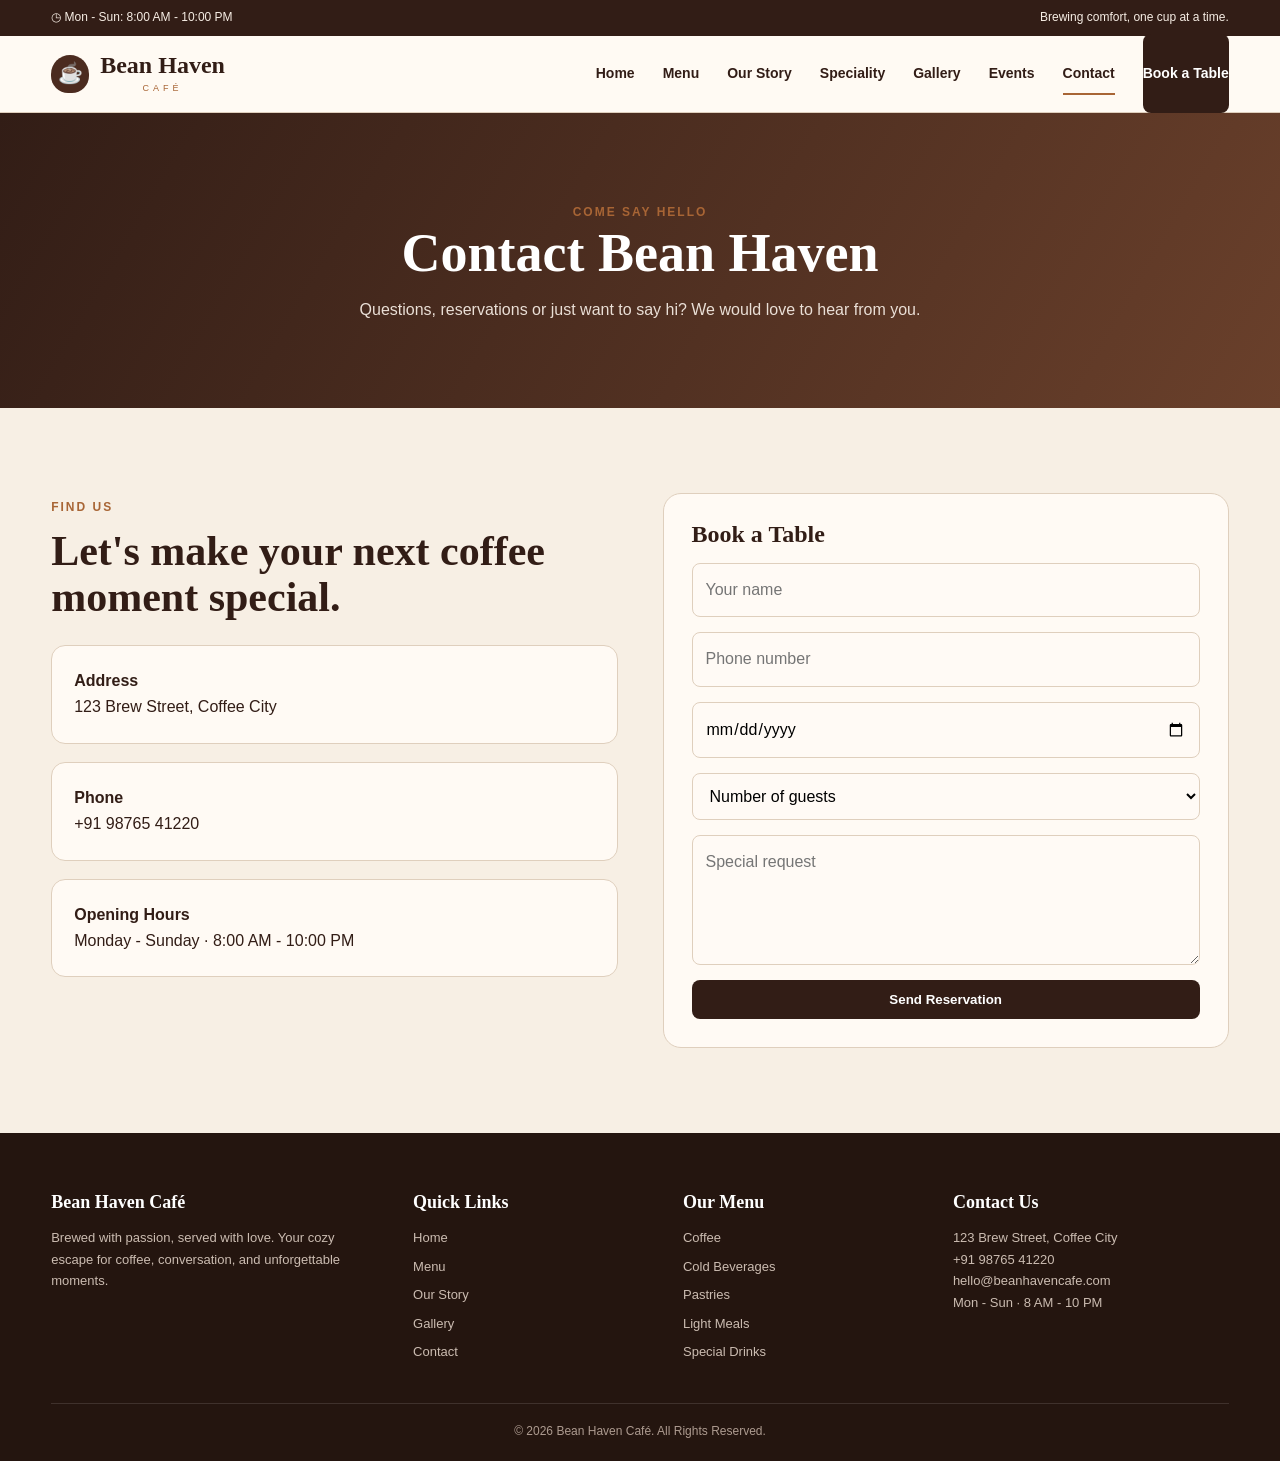
<file: bean-haven-cafe-website/contact.html>
<!doctype html><html lang="en"><head><meta charset="utf-8"><meta name="viewport" content="width=device-width,initial-scale=1"><title>Contact | Bean Haven Café</title><meta name="description" content="Bean Haven Café — premium coffee, handcrafted beverages, fresh pastries and cozy moments."><link rel="stylesheet" href="css/style.css"></head><body>
<header class="topbar"><div class="container inner"><span>◷ Mon - Sun: 8:00 AM - 10:00 PM</span><span>Brewing comfort, one cup at a time.</span></div></header>
<nav class="nav"><div class="container nav-inner">
<a class="logo" href="index.html"><span class="logo-mark">☕</span><span><strong>Bean Haven</strong><small>CAFÉ</small></span></a>
<button class="menu-toggle">☰</button>
<div class="links"><a class="" href="index.html">Home</a><a class="" href="menu.html">Menu</a><a class="" href="story.html">Our Story</a><a class="" href="speciality.html">Speciality</a><a class="" href="gallery.html">Gallery</a><a class="" href="events.html">Events</a><a class="active" href="contact.html">Contact</a><a class="btn dark" href="contact.html#reservation">Book a Table</a></div>
</div></nav>
<section class="page-hero"><div class="container"><span class="kicker">Come Say Hello</span><h1>Contact Bean Haven</h1><p>Questions, reservations or just want to say hi? We would love to hear from you.</p></div></section>
<section class="section"><div class="container contact-grid"><div><span class="kicker">Find Us</span><h2 style="font-size:42px;margin:10px 0 25px">Let's make your next coffee moment special.</h2><div class="contact-info"><div class="contact-box"><strong>Address</strong><p>123 Brew Street, Coffee City</p></div><div class="contact-box"><strong>Phone</strong><p>+91 98765 41220</p></div><div class="contact-box"><strong>Opening Hours</strong><p>Monday - Sunday · 8:00 AM - 10:00 PM</p></div></div></div>
<form class="form" data-demo data-success="Thanks! Your message has been sent to Bean Haven."><h2 id="reservation">Book a Table</h2><input required name="name" placeholder="Your name"><input required type="tel" name="phone" placeholder="Phone number"><input required type="date" name="date"><select required name="guests"><option value="">Number of guests</option><option>1-2</option><option>3-4</option><option>5-8</option><option>9+</option></select><textarea name="message" placeholder="Special request"></textarea><button class="btn dark">Send Reservation</button></form></div></section>
<footer class="footer"><div class="container footer-grid">
<div><h3>Bean Haven Café</h3><p>Brewed with passion, served with love. Your cozy escape for coffee, conversation, and unforgettable moments.</p></div>
<div><h3>Quick Links</h3><div class="footer-links"><a href="index.html">Home</a><a href="menu.html">Menu</a><a href="story.html">Our Story</a><a href="gallery.html">Gallery</a><a href="contact.html">Contact</a></div></div>
<div><h3>Our Menu</h3><div class="footer-links"><a href="menu.html">Coffee</a><a href="menu.html">Cold Beverages</a><a href="menu.html">Pastries</a><a href="menu.html">Light Meals</a><a href="speciality.html">Special Drinks</a></div></div>
<div><h3>Contact Us</h3><p>123 Brew Street, Coffee City</p><p>+91 98765 41220</p><p>hello@beanhavencafe.com</p><p>Mon - Sun · 8 AM - 10 PM</p></div>
</div><div class="container copyright">© <span data-year></span> Bean Haven Café. All Rights Reserved.</div></footer><script src="js/app.js"></script></body></html>
</file>
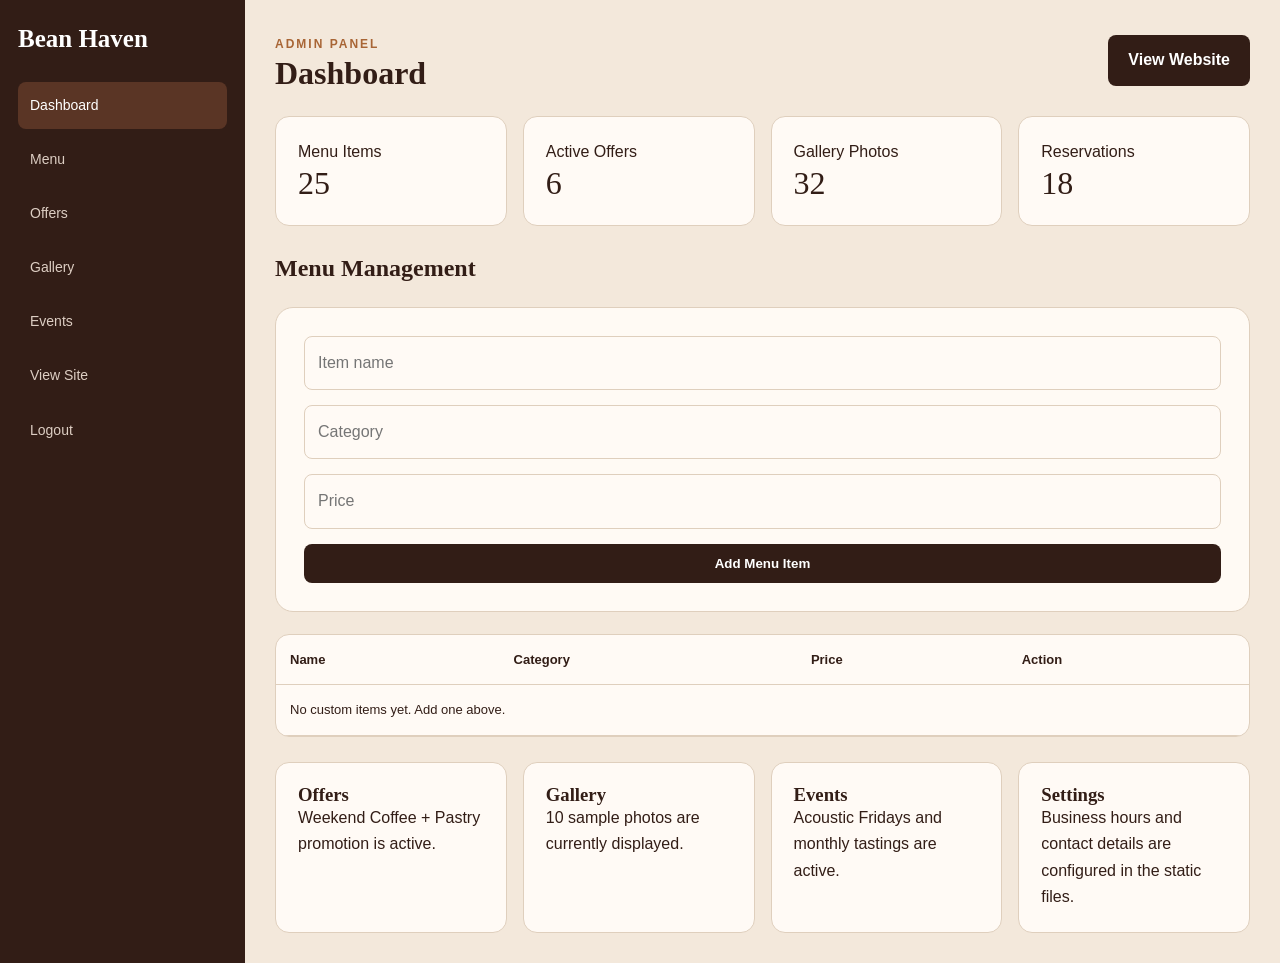
<file: bean-haven-cafe-website/admin/dashboard.html>
<!doctype html><html lang="en"><head><meta charset="utf-8"><meta name="viewport" content="width=device-width,initial-scale=1"><title>Dashboard | Bean Haven Admin</title><link rel="stylesheet" href="../css/style.css"></head><body><div class="admin-shell"><aside class="sidebar"><h2>Bean Haven</h2><div class="side-links"><a class="active" href="dashboard.html">Dashboard</a><a href="#menu">Menu</a><a href="#offers">Offers</a><a href="#gallery">Gallery</a><a href="#events">Events</a><a href="../index.html">View Site</a><a href="login.html">Logout</a></div></aside><main class="admin-main"><div class="admin-top"><div><span class="kicker">Admin Panel</span><h1>Dashboard</h1></div><a class="btn dark" href="../index.html">View Website</a></div><div class="admin-grid"><div class="admin-card"><span>Menu Items</span><br><strong>25</strong></div><div class="admin-card"><span>Active Offers</span><br><strong>6</strong></div><div class="admin-card"><span>Gallery Photos</span><br><strong>32</strong></div><div class="admin-card"><span>Reservations</span><br><strong>18</strong></div></div><section style="margin-top:30px" id="menu"><div class="admin-top"><h2>Menu Management</h2></div><form class="form" data-add-menu style="margin-bottom:20px"><input name="name" placeholder="Item name" required><input name="category" placeholder="Category" required><input name="price" type="number" placeholder="Price" required><button class="btn dark">Add Menu Item</button></form><div class="admin-table"><table><thead><tr><th>Name</th><th>Category</th><th>Price</th><th>Action</th></tr></thead><tbody data-admin-menu><tr><td colspan="4">No custom items yet. Add one above.</td></tr></tbody></table></div></section><div class="admin-grid" style="margin-top:25px"><div class="admin-card" id="offers"><h3>Offers</h3><p>Weekend Coffee + Pastry promotion is active.</p></div><div class="admin-card" id="gallery"><h3>Gallery</h3><p>10 sample photos are currently displayed.</p></div><div class="admin-card" id="events"><h3>Events</h3><p>Acoustic Fridays and monthly tastings are active.</p></div><div class="admin-card"><h3>Settings</h3><p>Business hours and contact details are configured in the static files.</p></div></div></main></div><script src="../js/app.js"></script></body></html>
</file>
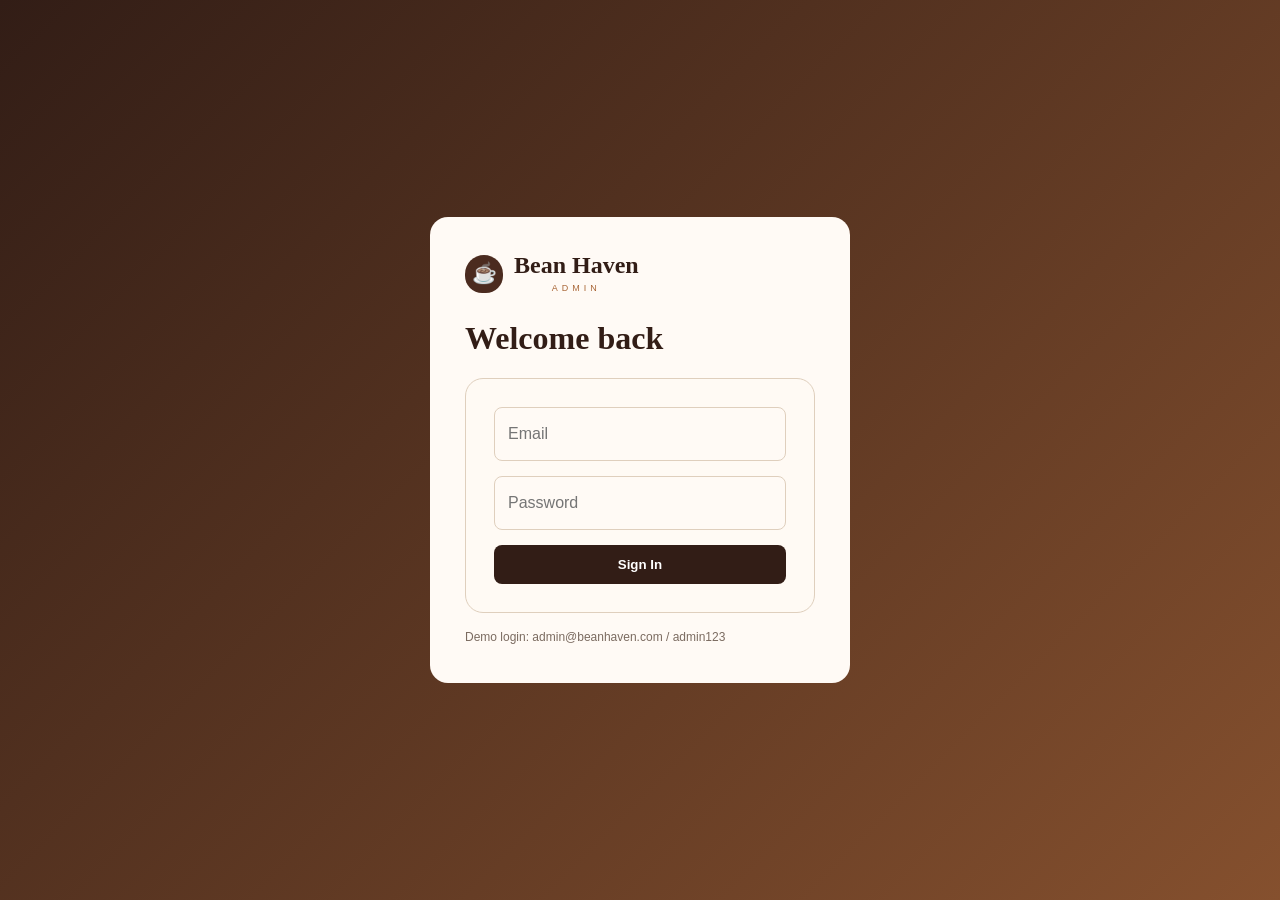
<file: bean-haven-cafe-website/admin/login.html>
<!doctype html><html lang="en"><head><meta charset="utf-8"><meta name="viewport" content="width=device-width,initial-scale=1"><title>Admin Login | Bean Haven</title><link rel="stylesheet" href="../css/style.css"></head><body><div class="login"><div class="login-box"><div class="logo" style="margin-bottom:25px"><span class="logo-mark">☕</span><span><strong>Bean Haven</strong><small>ADMIN</small></span></div><h1>Welcome back</h1><form class="form" id="adminLogin"><input id="email" type="email" placeholder="Email" required><input id="password" type="password" placeholder="Password" required><button class="btn dark">Sign In</button></form><p style="margin-top:15px;color:var(--muted);font-size:12px">Demo login: admin@beanhaven.com / admin123</p></div></div><script>document.querySelector('#adminLogin').addEventListener('submit',e=>{e.preventDefault();if(document.querySelector('#email').value==='admin@beanhaven.com'&&document.querySelector('#password').value==='admin123'){location.href='dashboard.html'}else alert('Use the demo credentials shown below.');});</script></body></html>
</file>
<file: bean-haven-cafe-website/css/style.css>
:root{
  --espresso:#321d16; --coffee:#4b2b1f; --caramel:#a86535; --cream:#f7efe4;
  --beige:#ead9c5; --white:#fffaf4; --muted:#7b6b60; --line:#dfcfbd;
  --shadow:0 18px 45px rgba(50,29,22,.10);
  --radius:18px; --max:1180px;
}
*{box-sizing:border-box;margin:0;padding:0}
html{scroll-behavior:smooth}
body{font-family:Inter,Arial,sans-serif;background:var(--cream);color:var(--espresso);line-height:1.65}
h1,h2,h3,h4{font-family:Georgia,"Times New Roman",serif;line-height:1.08}
a{text-decoration:none;color:inherit}
img{display:block;width:100%;object-fit:cover}
.container{width:min(var(--max),92%);margin:auto}
.topbar{background:var(--espresso);color:#f7eee5;font-size:12px;padding:8px 0}
.topbar .inner{display:flex;justify-content:space-between;gap:20px}
.nav{position:sticky;top:0;z-index:50;background:rgba(255,250,244,.96);backdrop-filter:blur(12px);border-bottom:1px solid var(--line)}
.nav-inner{height:76px;display:flex;align-items:center;justify-content:space-between}
.logo{display:flex;align-items:center;gap:11px}
.logo-mark{width:38px;height:38px;border-radius:50% 50% 45% 45%;background:var(--coffee);display:grid;place-items:center;color:var(--cream);font-size:20px}
.logo strong{font:700 24px Georgia,serif}.logo small{display:block;font-size:9px;letter-spacing:4px;text-align:center;color:var(--caramel)}
.links{display:flex;gap:28px;align-items:center;font-size:14px;font-weight:600}
.links a{position:relative;padding:28px 0}
.links a.active:after,.links a:hover:after{content:"";position:absolute;bottom:18px;left:0;right:0;height:2px;background:var(--caramel)}
.btn{display:inline-flex;align-items:center;justify-content:center;border:0;border-radius:8px;padding:12px 20px;background:var(--caramel);color:white;font-weight:700;cursor:pointer;transition:.25s}
.btn:hover{transform:translateY(-2px);filter:brightness(.95)}
.btn.dark{background:var(--espresso)} .btn.outline{background:transparent;border:1px solid rgba(255,255,255,.7);color:#fff}
.menu-toggle{display:none;border:0;background:none;font-size:25px}
.hero{position:relative;min-height:590px;overflow:hidden;background:#1d120e}
.slide{position:absolute;inset:0;opacity:0;transition:opacity .7s}
.slide.active{opacity:1}
.slide:before{content:"";position:absolute;inset:0;background:linear-gradient(90deg,rgba(20,10,7,.82),rgba(20,10,7,.25) 65%,rgba(20,10,7,.1))}
.slide-bg{position:absolute;inset:0;width:100%;height:100%;object-fit:cover}
.hero-content{position:relative;z-index:2;padding-top:145px;color:white;max-width:560px}
.kicker{font-size:12px;text-transform:uppercase;letter-spacing:2px;color:var(--caramel);font-weight:800}
.hero h1{font-size:64px;margin:15px 0 20px}
.hero p{max-width:480px;color:#eee1d6;margin-bottom:28px}
.hero-actions{display:flex;gap:12px}
.slider-arrow{position:absolute;z-index:5;top:50%;transform:translateY(-50%);width:46px;height:46px;border-radius:50%;border:1px solid rgba(255,255,255,.3);background:rgba(0,0,0,.3);color:white;cursor:pointer;font-size:24px}
.prev{left:28px}.next{right:28px}
.dots{position:absolute;z-index:5;bottom:24px;left:50%;transform:translateX(-50%);display:flex;gap:8px}
.dot{width:8px;height:8px;border-radius:50%;border:1px solid white;background:transparent;cursor:pointer}.dot.active{background:white}
.section{padding:85px 0}.section-head{text-align:center;max-width:680px;margin:0 auto 40px}.section-head h2{font-size:42px;margin:8px 0 12px}.section-head p{color:var(--muted)}
.products{display:grid;grid-template-columns:repeat(4,1fr);gap:18px}
.card{background:var(--white);border:1px solid var(--line);border-radius:var(--radius);overflow:hidden;box-shadow:0 5px 20px rgba(50,29,22,.04);transition:.3s}
.card:hover{transform:translateY(-6px);box-shadow:var(--shadow)}
.card-img{height:210px}
.card-body{padding:18px}.card-body h3{font-size:20px;margin-bottom:7px}.card-body p{font-size:13px;color:var(--muted);min-height:62px}
.price-row{display:flex;justify-content:space-between;align-items:center;margin-top:15px;font-weight:800}
.plus{width:34px;height:34px;border-radius:50%;border:0;background:var(--coffee);color:white;font-size:20px;cursor:pointer}
.center{text-align:center;margin-top:28px}
.offer{margin:0 auto 85px;width:min(var(--max),92%);min-height:155px;border-radius:18px;overflow:hidden;position:relative;color:white;background:var(--espresso)}
.offer img{position:absolute;inset:0;height:100%;opacity:.42}.offer-content{position:relative;padding:35px 45px;display:flex;align-items:center;justify-content:space-between;gap:30px}.offer h2{font-size:34px}.offer p{color:#eadfd6}
.story{display:grid;grid-template-columns:1fr 1.2fr;gap:65px;align-items:center}.story-img{height:460px;border-radius:20px}
.values{display:grid;grid-template-columns:repeat(3,1fr);gap:20px;margin:30px 0}.value{text-align:center}.value span{font-size:28px}.value h4{font-size:16px;margin-top:6px}
.stats{background:var(--espresso);color:white;padding:35px 0}.stats-grid{display:grid;grid-template-columns:repeat(4,1fr);text-align:center}.stat{border-right:1px solid rgba(255,255,255,.2)}.stat:last-child{border:0}.stat strong{font:38px Georgia}.stat span{display:block;color:#d9c9bd;font-size:13px}
.gallery{display:grid;grid-template-columns:repeat(5,1fr);gap:10px}.gallery img{height:230px;border-radius:12px;cursor:pointer;transition:.25s}.gallery img:hover{transform:scale(1.02)}
.testimonials{display:grid;grid-template-columns:repeat(3,1fr);gap:18px}.quote{background:var(--white);border:1px solid var(--line);padding:25px;border-radius:15px}.stars{color:var(--caramel);letter-spacing:3px}.quote p{margin:14px 0;color:var(--muted);font-size:14px}.person{font-weight:800}
.page-hero{padding:85px 0;background:linear-gradient(120deg,var(--espresso),#6a402b);color:white;text-align:center}.page-hero h1{font-size:54px}.page-hero p{max-width:650px;margin:14px auto 0;color:#eadfd6}
.filters{display:flex;justify-content:center;gap:10px;flex-wrap:wrap;margin-bottom:35px}.filter{padding:10px 18px;border:1px solid var(--line);background:transparent;border-radius:30px;cursor:pointer;color:var(--coffee)}.filter.active{background:var(--espresso);color:white}
.menu-grid{display:grid;grid-template-columns:repeat(3,1fr);gap:20px}
.contact-grid{display:grid;grid-template-columns:1fr 1fr;gap:45px}.contact-info{display:grid;gap:18px}.contact-box{background:var(--white);padding:22px;border:1px solid var(--line);border-radius:14px}
.form{display:grid;gap:15px;background:var(--white);padding:28px;border-radius:18px;border:1px solid var(--line)}.form input,.form textarea,.form select{width:100%;padding:13px;border:1px solid var(--line);background:#fffaf5;border-radius:8px;font:inherit}.form textarea{min-height:130px}
.footer{background:#24150f;color:#e8ddd5;padding:60px 0 20px}.footer-grid{display:grid;grid-template-columns:1.4fr 1fr 1fr 1.2fr;gap:40px}.footer h3{color:white;font-size:18px;margin-bottom:15px}.footer p,.footer a{font-size:13px;color:#cbbcb1}.footer-links{display:grid;gap:7px}.copyright{text-align:center;border-top:1px solid rgba(255,255,255,.12);margin-top:40px;padding-top:18px;font-size:12px;color:#ad9b90}
.modal{display:none;position:fixed;z-index:100;inset:0;background:rgba(20,10,7,.8);align-items:center;justify-content:center;padding:20px}.modal.show{display:flex}.modal img{max-width:900px;max-height:85vh;border-radius:12px}.modal-close{position:absolute;right:25px;top:20px;color:white;font-size:35px;cursor:pointer}
.admin-shell{min-height:100vh;background:#f3e8db;display:flex}.sidebar{width:245px;background:var(--espresso);color:white;padding:25px 18px}.sidebar h2{font-size:25px;margin-bottom:30px}.side-links{display:grid;gap:7px}.side-links a{padding:12px;border-radius:8px;color:#ddcec3;font-size:14px}.side-links a.active,.side-links a:hover{background:#5a3525;color:white}.admin-main{flex:1;padding:30px}.admin-top{display:flex;justify-content:space-between;align-items:center;margin-bottom:25px}.admin-grid{display:grid;grid-template-columns:repeat(4,1fr);gap:16px}.admin-card{background:#fffaf5;padding:22px;border:1px solid var(--line);border-radius:14px}.admin-card strong{font:32px Georgia}.admin-table{margin-top:22px;background:#fffaf5;border:1px solid var(--line);border-radius:14px;overflow:auto}.admin-table table{width:100%;border-collapse:collapse}.admin-table th,.admin-table td{padding:14px;text-align:left;border-bottom:1px solid var(--line);font-size:13px}.login{min-height:100vh;display:grid;place-items:center;background:linear-gradient(135deg,var(--espresso),#85502e)}.login-box{width:min(420px,92%);background:#fffaf5;padding:35px;border-radius:18px}.login-box h1{margin-bottom:22px}
@media(max-width:900px){
 .links{display:none;position:absolute;top:76px;left:0;right:0;background:var(--white);padding:15px 6%;flex-direction:column;align-items:flex-start;gap:0;box-shadow:var(--shadow)}
 .links.open{display:flex}.links a{padding:12px 0}.links a.active:after,.links a:hover:after{bottom:5px}.menu-toggle{display:block}
 .hero h1{font-size:48px}.products{grid-template-columns:repeat(2,1fr)}.story,.contact-grid{grid-template-columns:1fr}.gallery{grid-template-columns:repeat(3,1fr)}.testimonials{grid-template-columns:1fr}.footer-grid{grid-template-columns:repeat(2,1fr)}.admin-grid{grid-template-columns:repeat(2,1fr)}
}
@media(max-width:600px){
 .topbar .inner{justify-content:center}.topbar .inner span:last-child{display:none}.hero{min-height:620px}.hero-content{padding-top:115px}.hero h1{font-size:42px}.hero p{font-size:14px}.slider-arrow{display:none}
 .section{padding:60px 0}.section-head h2{font-size:34px}.products,.menu-grid,.values{grid-template-columns:1fr}.offer-content{padding:28px;display:block}.offer h2{font-size:27px;margin:8px 0 18px}.gallery{grid-template-columns:repeat(2,1fr)}.gallery img{height:170px}.footer-grid{grid-template-columns:1fr}.stats-grid{grid-template-columns:repeat(2,1fr);gap:25px}.stat{border:0}.page-hero h1{font-size:42px}.sidebar{width:72px}.sidebar h2{font-size:0}.sidebar h2:after{content:"BH";font:bold 20px Georgia}.side-links a{font-size:0;text-align:center}.side-links a:before{content:"•";font-size:20px}.admin-main{padding:18px}.admin-grid{grid-template-columns:1fr}
}
</file>
